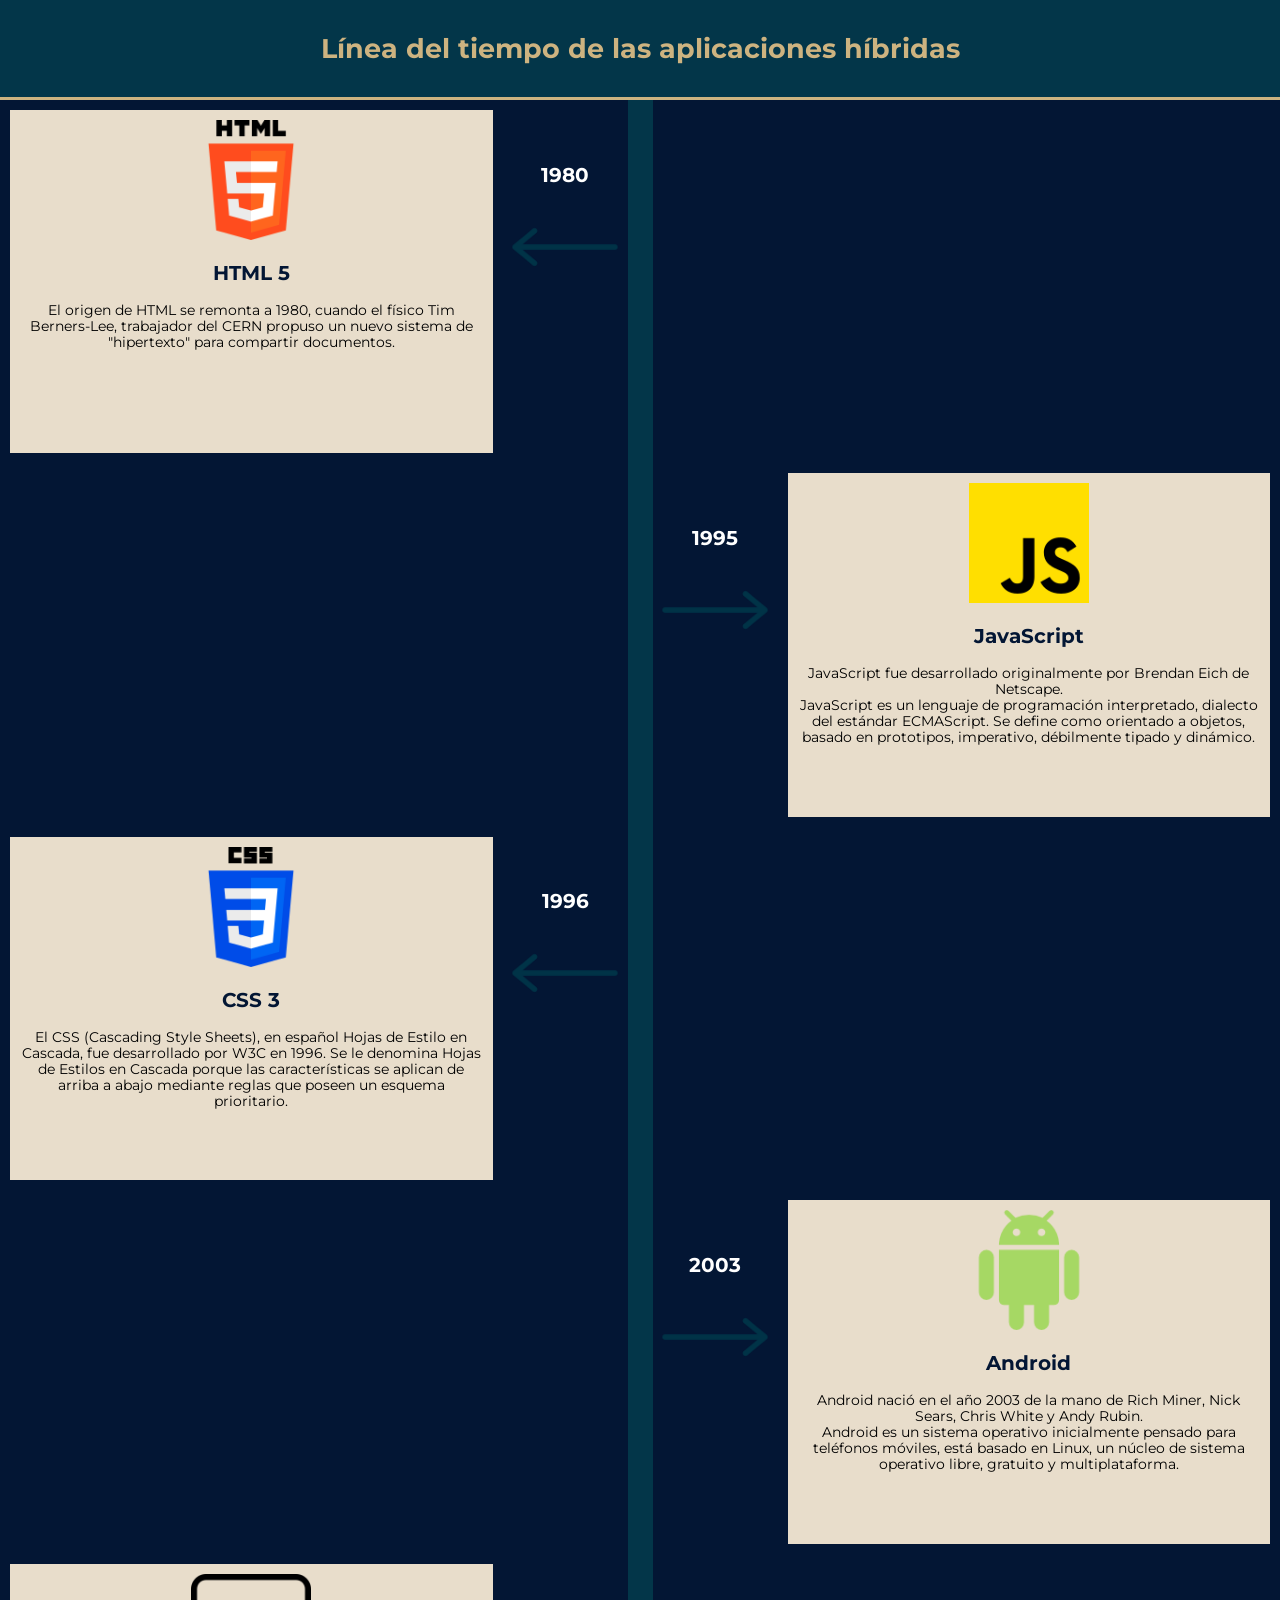
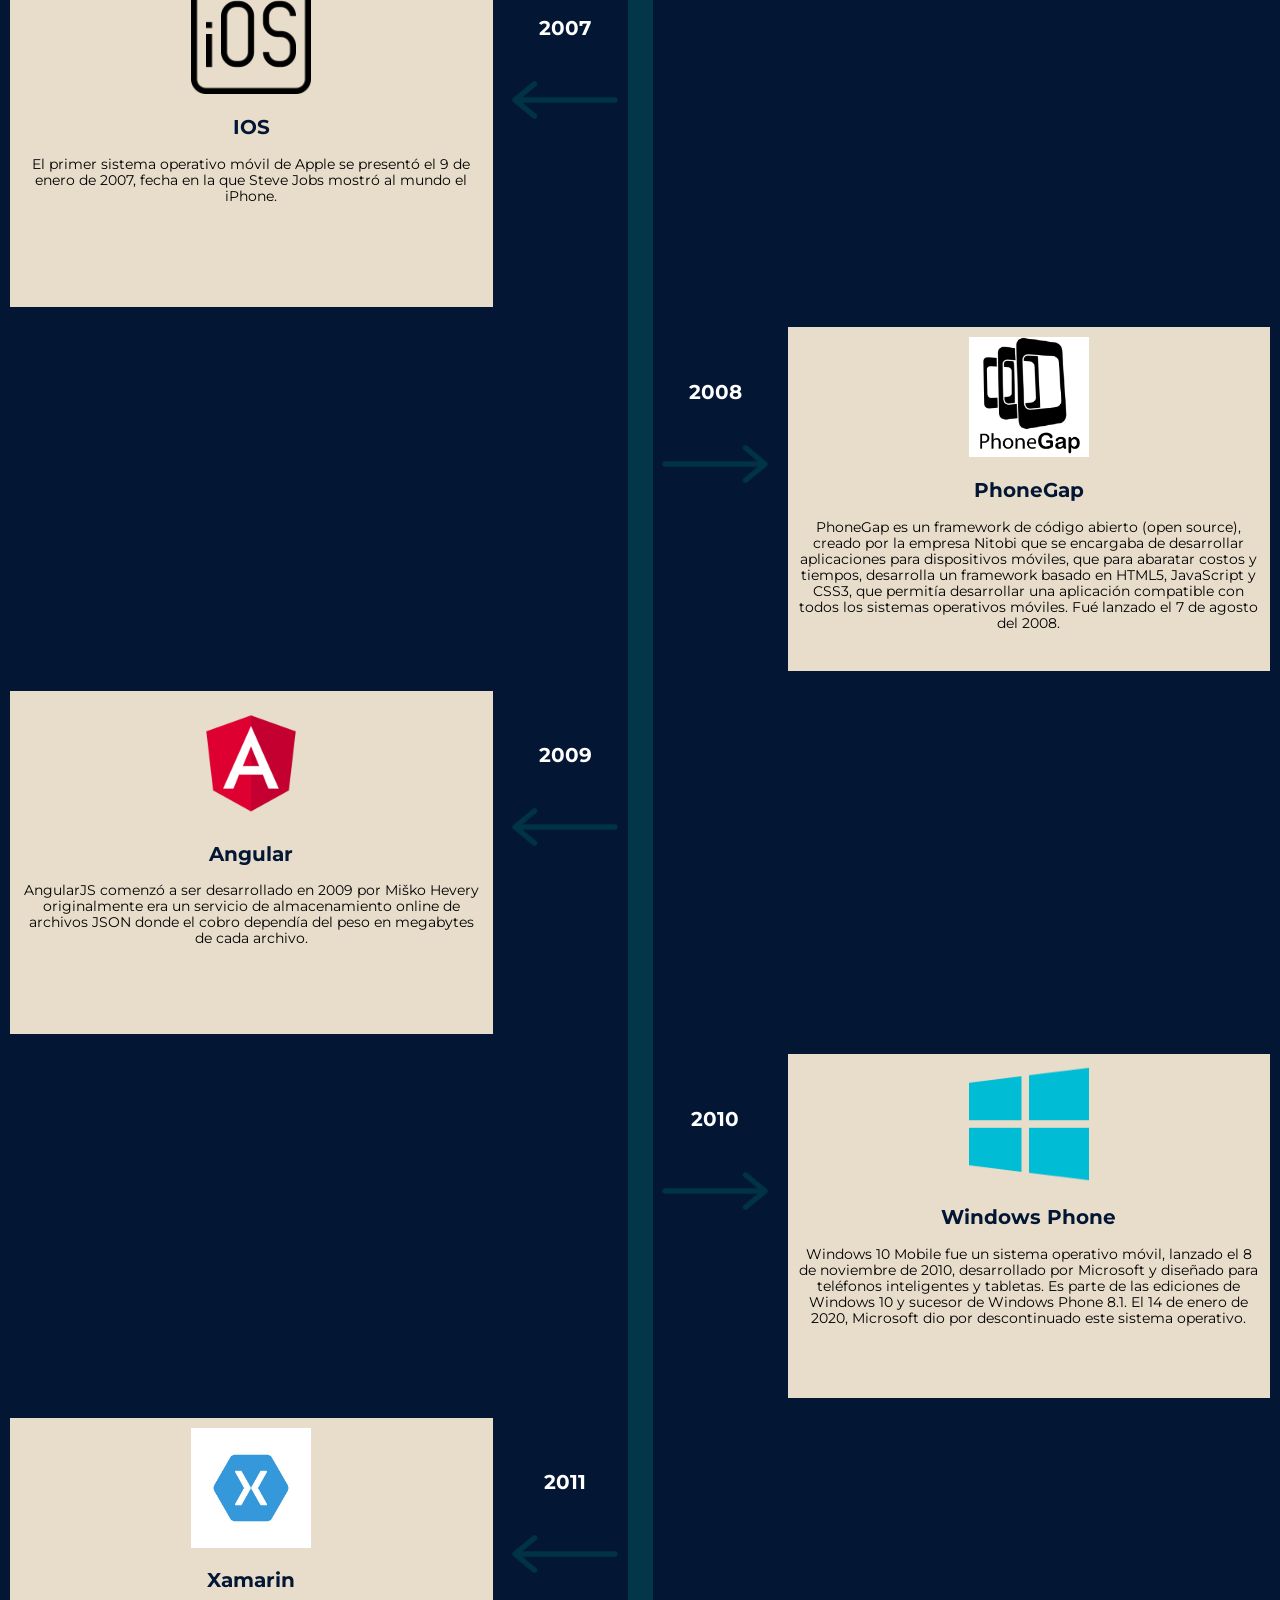
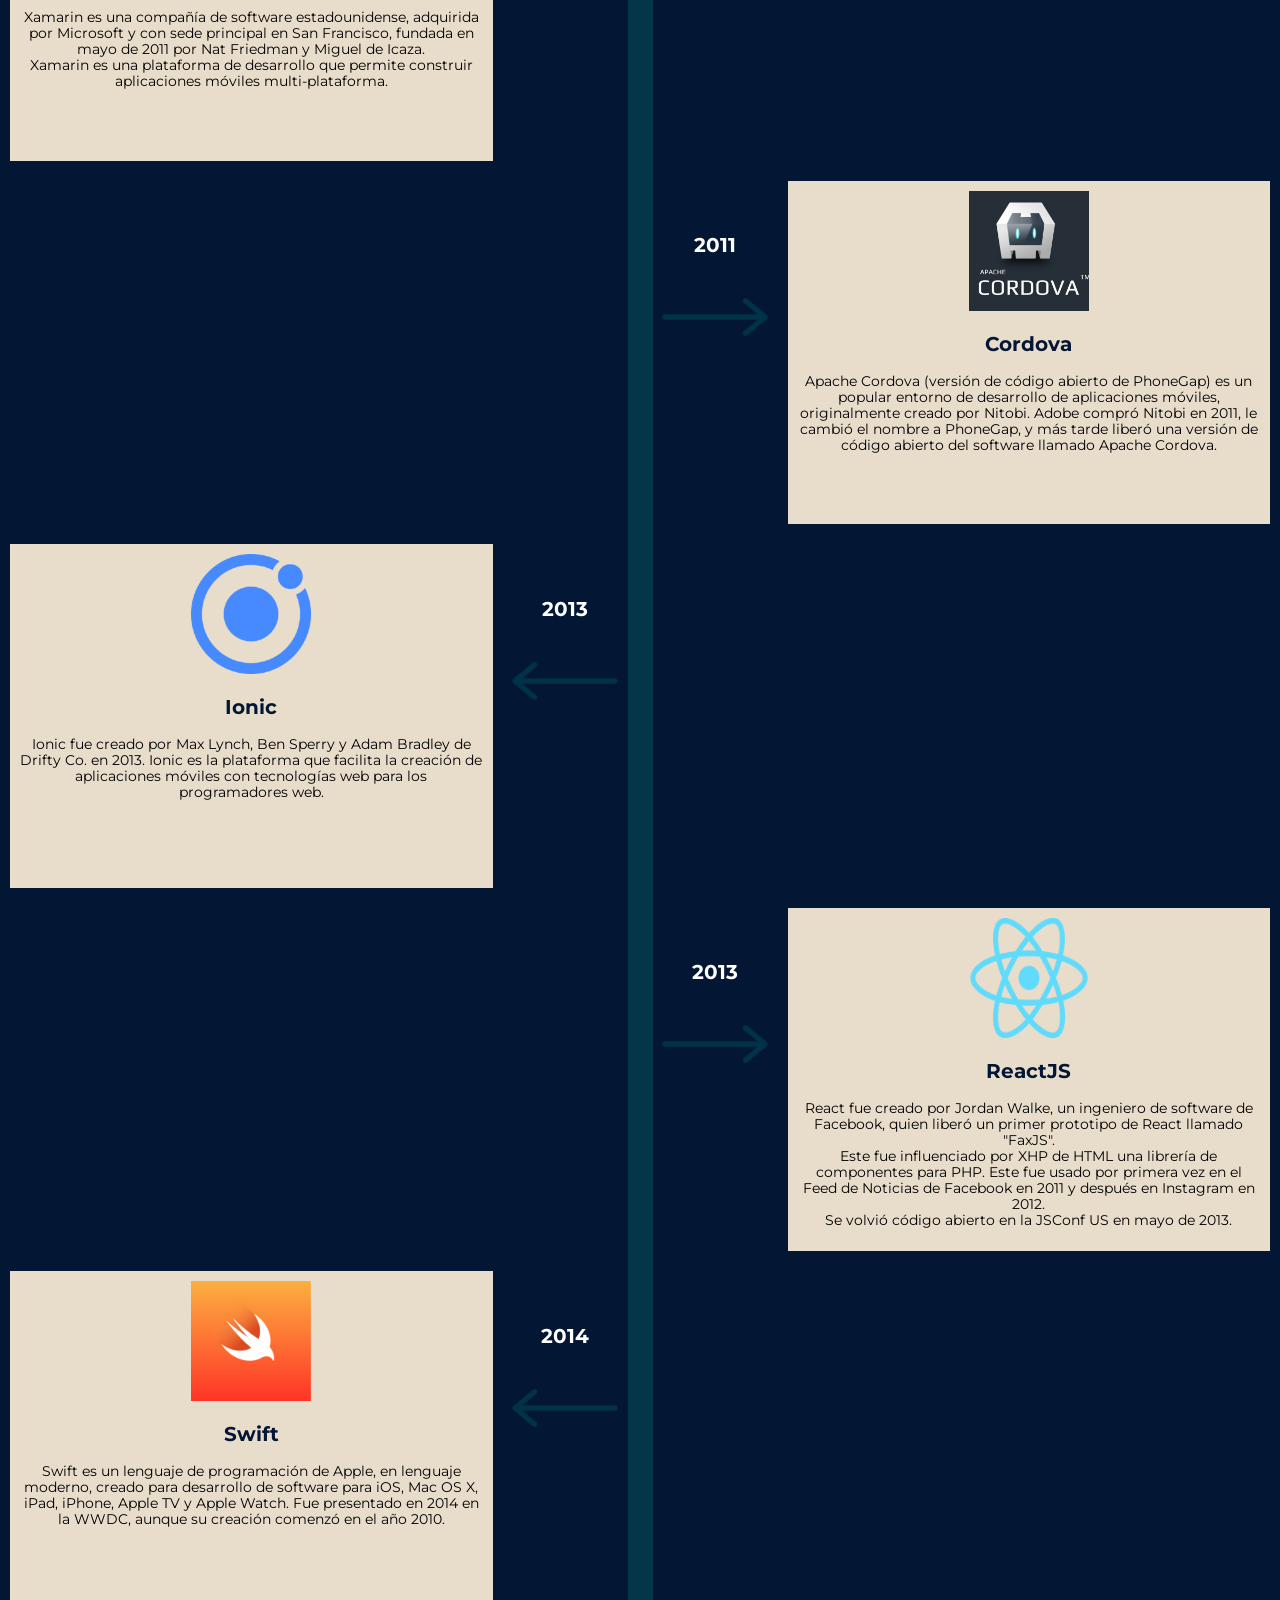
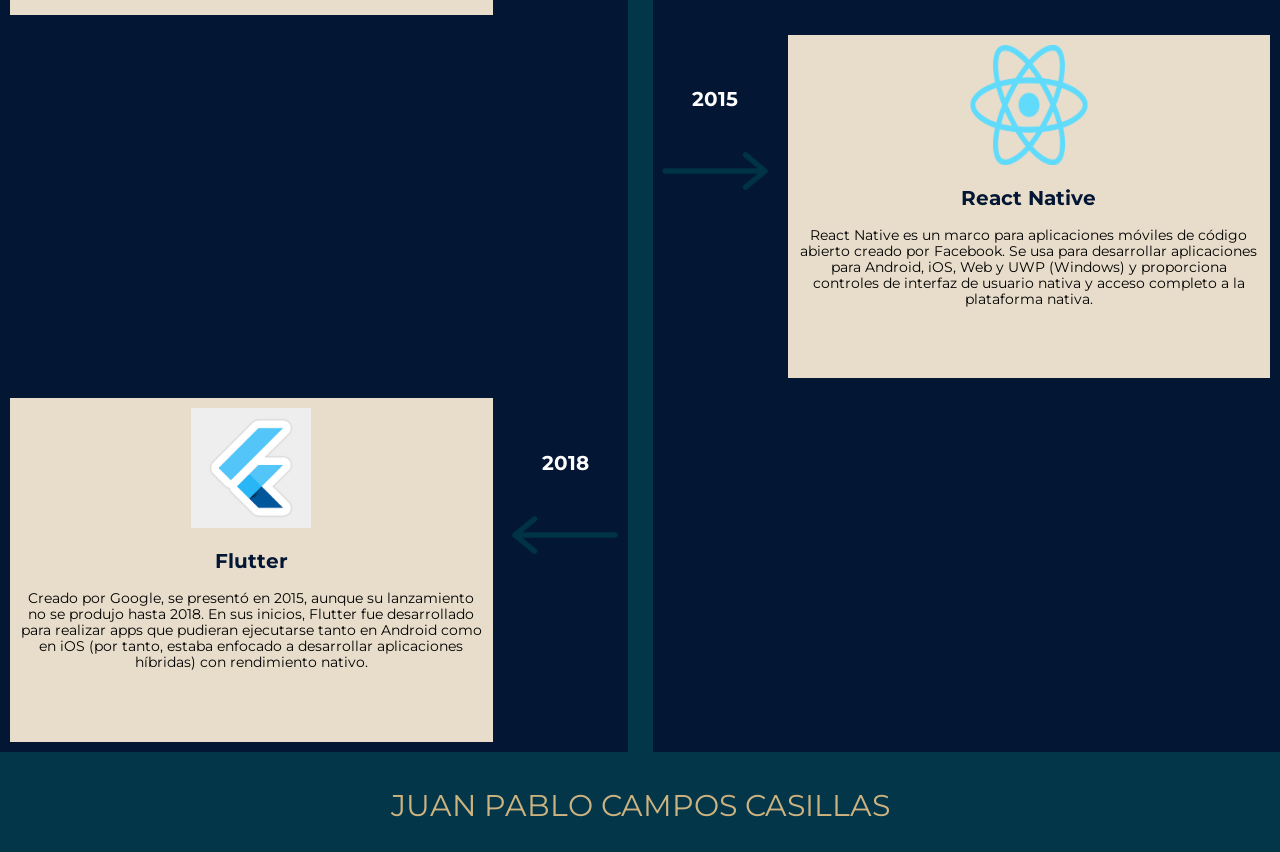
<file: index.html>
<!DOCTYPE html>
<html lang="es">
<head>
    <meta charset="UTF-8">
    <meta http-equiv="X-UA-Compatible" content="IE=edge">
    <meta name="viewport" content="width=device-width, initial-scale=1.0">
    <link rel="stylesheet" href="./index.css">
    <title>Línea del tiempo</title>
</head>
<body>

    <div class="parent">
        <div class="div1"> 
            <h1>Línea del tiempo de las aplicaciones híbridas</h1>
        </div>
        <div class="div2"> </div>
        <div class="div3"> </div>
        <div class="div4"> 
            <img src="./img/html-5.png" alt="imagen html-5">
            <h2>HTML 5</h2>
            <p>El origen de HTML se remonta a 1980, cuando el físico Tim Berners-Lee, trabajador del CERN propuso un nuevo sistema de "hipertexto" para compartir documentos.</p>
        </div>
        <div class="div5">
            <img src="./img/js.png" alt="imagen javascript">
            <h2>JavaScript</h2>
            <p>JavaScript fue desarrollado originalmente por Brendan Eich de Netscape.<br>JavaScript es un lenguaje de programación interpretado, dialecto del estándar ECMAScript. Se define como orientado a objetos, basado en prototipos, imperativo, débilmente tipado y dinámico.</p>
        </div>
        <div class="div6">
            <img src="./img/css-3.png" alt="imagen css-3">
            <h2>CSS 3</h2>
            <p>El CSS (Cascading Style Sheets), en español Hojas de Estilo en Cascada, fue desarrollado por W3C en 1996. Se le denomina Hojas de Estilos en Cascada porque las características se aplican de arriba a abajo mediante reglas que poseen un esquema prioritario.</p>
        </div>
        <div class="div7">
            <img src="./img/androide.png" alt="imagen android">
            <h2>Android</h2>
            <p>Android nació en el año 2003 de la mano de Rich Miner, Nick Sears, Chris White y Andy Rubin.<br>Android es un sistema operativo inicialmente pensado para teléfonos móviles, está basado en Linux, un núcleo de sistema operativo libre, gratuito y multiplataforma.</p>
        </div>
        <div class="div8">
            <img src="./img/ios.png" alt="imagen ios">
            <h2>IOS</h2>
            <p>El primer sistema operativo móvil de Apple se presentó el 9 de enero de 2007, fecha en la que Steve Jobs mostró al mundo el iPhone.</p>
        </div>
        <div class="div9">
            <img src="./img/phonegap.png" alt="imagen phonegap">
            <h2>PhoneGap</h2>
            <p>PhoneGap es un framework de código abierto (open source), creado por la empresa Nitobi que se encargaba de desarrollar aplicaciones para dispositivos móviles, que para abaratar costos y tiempos, desarrolla un framework basado en HTML5, JavaScript y CSS3, que permitía desarrollar una aplicación compatible con todos los sistemas operativos móviles. Fué lanzado el 7 de agosto del 2008.</p>
        </div>
        <div class="div10">
            <img src="./img/Angular.png" alt="imagen angular">
            <h2>Angular</h2>
            <p>AngularJS comenzó a ser desarrollado en 2009 por Miško Hevery originalmente era un servicio de almacenamiento online de archivos JSON donde el cobro dependía del peso en megabytes de cada archivo.</p>
            
        </div>
        <div class="div11">
            <img src="./img/windows.png" alt="imagen windows">
            <h2>Windows Phone</h2>
            <p>
                Windows 10 Mobile fue un sistema operativo móvil, lanzado el 8 de noviembre de 2010, desarrollado por Microsoft y diseñado para teléfonos inteligentes y tabletas. Es parte de las ediciones de Windows 10 y sucesor de Windows Phone 8.1. El 14 de enero de 2020, Microsoft dio por descontinuado este sistema operativo.
            </p>
        </div>
        <div class="div12">
            <img src="./img/xamarin-logo.png.crdownload" alt="imagen xamarin">
            <h2>Xamarin</h2>
            <p>Xamarin es una compañía de software estadounidense, adquirida por Microsoft y con sede principal en San Francisco, fundada en mayo de 2011 por Nat Friedman y Miguel de Icaza.<br>Xamarin es una plataforma de desarrollo que permite construir aplicaciones móviles multi-plataforma.</p>
        </div>
        <div class="div13">
            <img src="./img/cordova.jpg" alt="imagen cordova">
            <h2>Cordova</h2>
            <p>
                Apache Cordova (versión de código abierto de PhoneGap) es un popular entorno de desarrollo de aplicaciones móviles, originalmente creado por Nitobi. Adobe compró Nitobi en 2011, le cambió el nombre a PhoneGap, y más tarde liberó una versión de código abierto del software llamado Apache Cordova.
            </p>
        </div>
        <div class="div14">
            <img src="./img/ionic.png" alt="imagen-ionic">
            <h2>Ionic</h2>
            <p>
                Ionic fue creado por Max Lynch, Ben Sperry y Adam Bradley de Drifty Co. en 2013. Ionic es la plataforma que facilita la creación de aplicaciones móviles con tecnologías web para los programadores web.
            </p>
        </div>
        <div class="div30">
            <img src="./img/React.png" alt="imagen react">
            <h2>ReactJS</h2>
            <p>
                React fue creado por Jordan Walke, un ingeniero de software de Facebook, quien liberó un primer prototipo de React llamado "FaxJS". <br>
                Este fue influenciado por XHP de HTML una librería de componentes para PHP. Este fue usado por primera vez en el Feed de Noticias de Facebook en 2011 y después en Instagram en 2012. <br>
                Se volvió código abierto en la JSConf US en mayo de 2013.
            </p>
        </div>
        <div class="div31">
            <img src="./img/Swift.jpg" alt="imagen swift">
            <h2>Swift</h2>
            <p>
                Swift es un lenguaje de programación de Apple, en lenguaje moderno, creado para desarrollo de software para iOS, Mac OS X, iPad, iPhone, Apple TV y Apple Watch. Fue presentado en 2014 en la WWDC, aunque su creación comenzó en el año 2010.
            </p>
        </div>
        <div class="div32">
            <img src="./img/React.png" alt="imgen react">
            <h2>React Native</h2>
            <p>
                React Native es un marco para aplicaciones móviles de código abierto creado por Facebook. Se usa para desarrollar aplicaciones para Android, iOS, Web y UWP (Windows) y proporciona controles de interfaz de usuario nativa y acceso completo a la plataforma nativa.
            </p>
        </div>
        <div class="div33">
            <img src="./img/flutter.jpg" alt="imagen flutter">
            <h2>Flutter</h2>
            <p>
                Creado por Google, se presentó en 2015, aunque su lanzamiento no se produjo hasta 2018. En sus inicios, Flutter fue desarrollado para realizar apps que pudieran ejecutarse tanto en Android como en iOS (por tanto, estaba enfocado a desarrollar aplicaciones híbridas) con rendimiento nativo.
            </p>
        </div>
        <div class="div15">
            <b style="color:#ffffff;font-size:20px">1980</b>
            <img src="./img/flecha-izquierda.png" alt="flecha-izquierda">
        </div>
        <div class="div16">
            <b style="color:#ffffff;font-size:20px">1995</b>
            <img src="./img/flecha-derecha.png" alt="flecha-derecha">
        </div>
        <div class="div17">
            <b style="color:#ffffff;font-size:20px">1996</b>
            <img src="./img/flecha-izquierda.png" alt="flecha-izquierda">
        </div>
        <div class="div18">
            <b style="color:#ffffff;font-size:20px">2003</b>
            <img src="./img/flecha-derecha.png" alt="flecha-derecha">
        </div>
        <div class="div19">
            <b style="color:#ffffff;font-size:20px">2007</b>
            <img src="./img/flecha-izquierda.png" alt="flecha-izquierda">
        </div>
        <div class="div20">
            <b style="color:#ffffff;font-size:20px">2008</b>
            <img src="./img/flecha-derecha.png" alt="flecha-derecha">
        </div>
        <div class="div21">
            <b style="color:#ffffff;font-size:20px">2009</b>
            <img src="./img/flecha-izquierda.png" alt="flecha-izquierda">
        </div>
        <div class="div22">
            <b style="color:#ffffff;font-size:20px">2010</b>
            <img src="./img/flecha-derecha.png" alt="flecha-derecha">
        </div>
        <div class="div23">
            <b style="color:#ffffff;font-size:20px">2011</b>
            <img src="./img/flecha-izquierda.png" alt="flecha-izquierda">
        </div>
        <div class="div24">
            <b style="color:#ffffff;font-size:20px">2011</b>
            <img src="./img/flecha-derecha.png" alt="flecha-derecha">
        </div>
        <div class="div25">
            <b style="color:#ffffff;font-size:20px">2013</b>
            <img src="./img/flecha-izquierda.png" alt="flecha-izquierda">
        </div>
        <div class="div26">
            <b style="color:#ffffff;font-size:20px">2013</b>
            <img src="./img/flecha-derecha.png" alt="flecha-derecha">
        </div>
        <div class="div27">
            <b style="color:#ffffff;font-size:20px">2014</b>
            <img src="./img/flecha-izquierda.png" alt="flecha-izquierda">
        </div>
        <div class="div28">
            <b style="color:#ffffff;font-size:20px">2015</b>
            <img src="./img/flecha-derecha.png" alt="flecha-derecha">
        </div>
        <div class="div29">
            <b style="color:#ffffff;font-size:20px">2018</b>
            <img src="./img/flecha-izquierda.png" alt="flecha-izquierda">
        </div>
        <footer>
            JUAN PABLO CAMPOS CASILLAS
        </footer>
    </div>
</body>
</html>
</file>
<file: index.css>
@import url('https://fonts.googleapis.com/css2?family=Montserrat:wght@500;600;700;800&display=swap');

html{
    font-family: 'Montserrat', sans-serif;
    font-size: 85%;
    background-color: #031634;
}

body {
    padding: 0;
    margin: 0;
}

h1{
    color: #CDB380;
}

h2{
    text-align: center;
    color: #031634;
}

img{
    height: 120px;
    width: 120px;
}

.parent {
    display: grid;
    grid-template-columns: 1fr 125px 25px 125px 1fr;
    grid-template-rows: 100px repeat(15, 1fr) 100px;
    grid-column-gap: 0px;
    grid-row-gap: 0px;
}
    
.div1 {
    grid-area: 1 / 1 / 2 / 6;
    background-color: #033649;
    border-bottom: 3px solid #CDB380;
    display: flex;
    align-items: center;
    justify-content: center;
}
.div2 { grid-area: 2 / 2 / 13 / 5; }
.div3 {
    grid-area: 2 / 3 / 17 / 4;
    background-color: #033649;
}
.div4 { 
    grid-area: 2 / 1 / 3 / 2;
    background-color: #E8DDCB;
    text-align: center;
    margin: 10px;
    padding: 10px;
}

.div5 {
    grid-area: 3 / 5 / 4 / 6;
    background-color: #E8DDCB;
    text-align: center;
    margin: 10px;
    padding: 10px;
}
.div6 {
    grid-area: 4 / 1 / 5 / 2;
    background-color: #E8DDCB;
    text-align: center;
    margin: 10px;
    padding: 10px;
}
.div7 {
    grid-area: 5 / 5 / 6 / 6;
    background-color: #E8DDCB;
    text-align: center;
    margin: 10px;
    padding: 10px;
}
.div8 {
    grid-area: 6 / 1 / 7 / 2;
    background-color: #E8DDCB;
    text-align: center;
    margin: 10px;
    padding: 10px;
}
.div9 {
    grid-area: 7 / 5 / 8 / 6;
    background-color: #E8DDCB;
    text-align: center;
    margin: 10px;
    padding: 10px;
}
.div10 {
    grid-area: 8 / 1 / 9 / 2;
    background-color: #E8DDCB;
    text-align: center;
    margin: 10px;
    padding: 10px;
}
.div11 {
    grid-area: 9 / 5 / 10 / 6;
    background-color: #E8DDCB;
    text-align: center;
    margin: 10px;
    padding: 10px;
}
.div12 {
    grid-area: 10 / 1 / 11 / 2;
    background-color: #E8DDCB;
    text-align: center;
    margin: 10px;
    padding: 10px;
}
.div13 {
    grid-area: 11 / 5 / 12 / 6;
    background-color: #E8DDCB;
    text-align: center;
    margin: 10px;
    padding: 10px;
}
.div14 {
    grid-area: 12 / 1 / 13 / 2;
    background-color: #E8DDCB;
    text-align: center;
    margin: 10px;
    padding: 10px;
}
.div30 {
    grid-area: 13 / 5 / 14 / 6;
    background-color: #E8DDCB;
    text-align: center;
    margin: 10px;
    padding: 10px;
}
.div31 {
    grid-area: 14 / 1 / 15 / 2;
    background-color: #E8DDCB;
    text-align: center;
    margin: 10px;
    padding: 10px;
}
.div32 {
    grid-area: 15 / 5 / 16 / 6;
    background-color: #E8DDCB;
    text-align: center;
    margin: 10px;
    padding: 10px;
}
.div33 {
    grid-area: 16 / 1 / 17 / 2;
    background-color: #E8DDCB;
    text-align: center;
    margin: 10px;
    padding: 10px;
}
.div15 { grid-area: 2 / 2 / 3 / 3; }
.div16 { grid-area: 3 / 4 / 4 / 5; }
.div17 { grid-area: 4 / 2 / 5 / 3; }
.div18 { grid-area: 5 / 4 / 6 / 5; }
.div19 { grid-area: 6 / 2 / 7 / 3; }
.div20 { grid-area: 7 / 4 / 8 / 5; }
.div21 { grid-area: 8 / 2 / 9 / 3; }
.div22 { grid-area: 9 / 4 / 10 / 5; }
.div23 { grid-area: 10 / 2 / 11 / 3; }
.div24 { grid-area: 11 / 4 / 12 / 5; }
.div25 { grid-area: 12 / 2 / 13 / 3; }
.div26 { grid-area: 13 / 4 / 14 / 5; }
.div27 { grid-area: 14 / 2 / 15 / 3; }
.div28 { grid-area: 15 / 4 / 16 / 5; }
.div29 { grid-area: 16 / 2 / 17 / 3; }
footer {
    grid-area: 17 / 1 / 18 / 6;
    text-align: center;
    font-size: 30px;
    color: #CDB380;
    padding-top: 35px;
    background-color: #033649;
}

.div15, .div17, .div19, .div21, .div23, .div25, .div27, .div29 {
    text-align: center;
    padding-top: 50%;
    padding-bottom: 50%;
}

.div16, .div18, .div20, .div22, .div24, .div26, .div28 {
    text-align: center;
    padding-top: 50%;
    padding-bottom: 50%;
}
</file>
